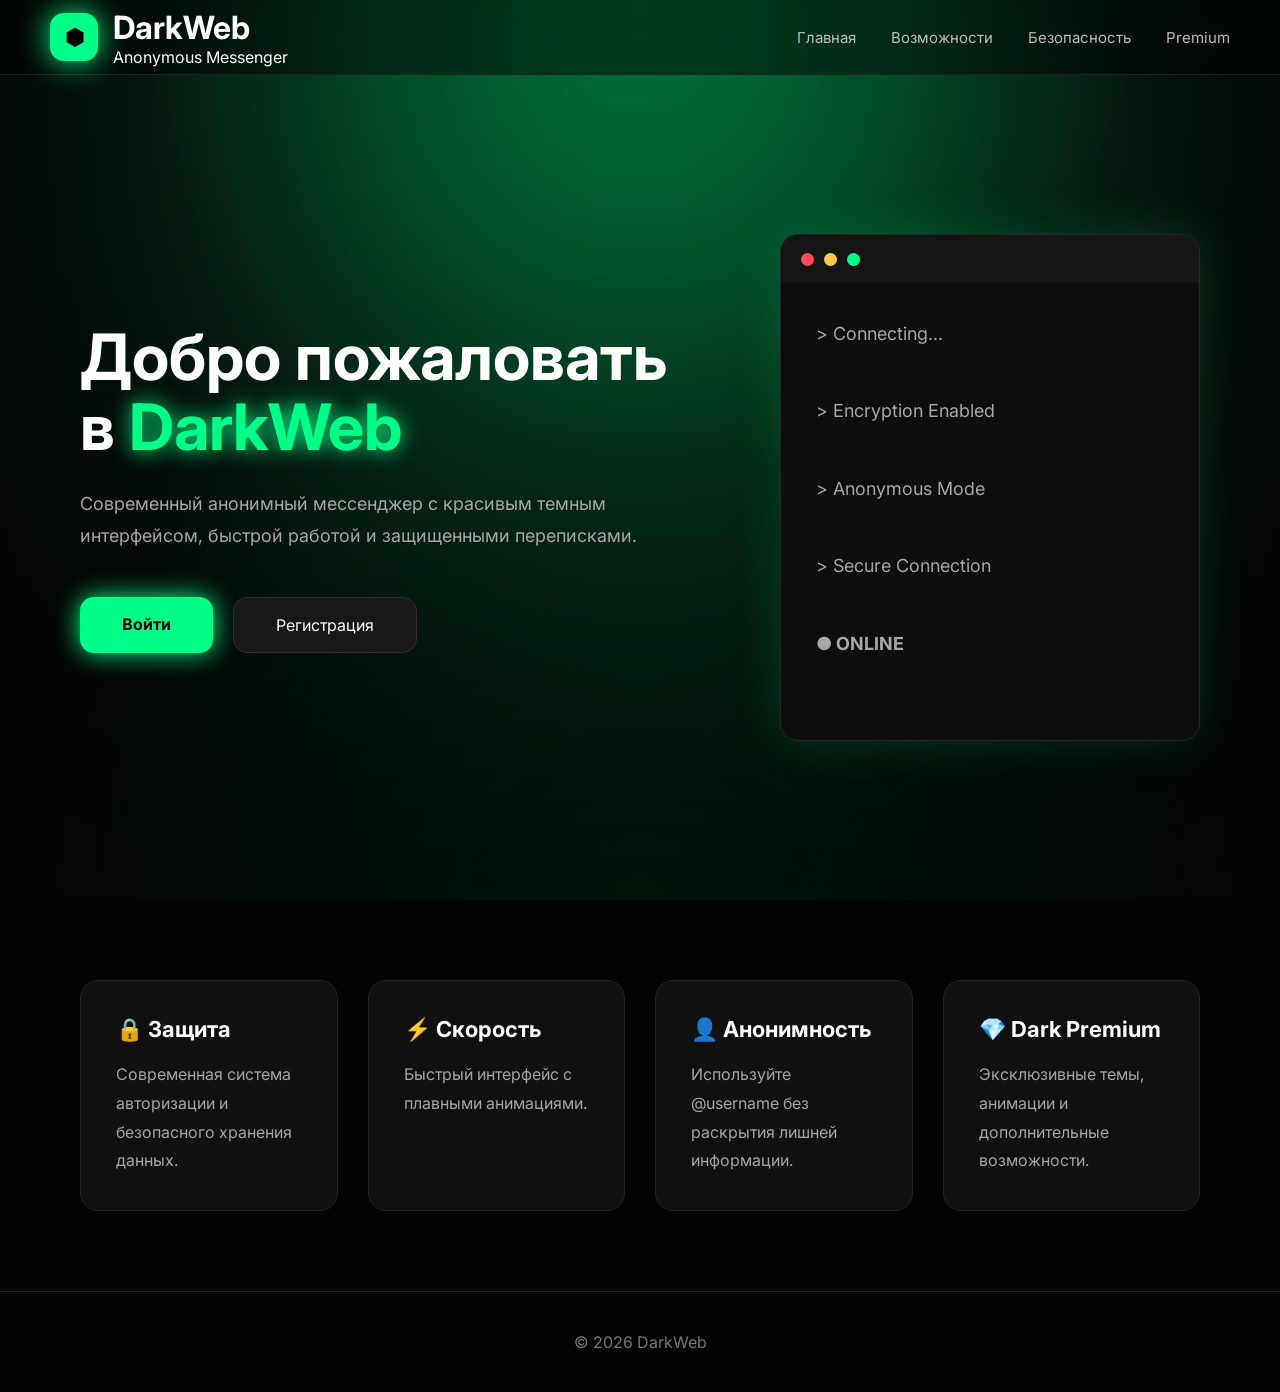
<file: index.html>
<!DOCTYPE html>
<html lang="ru">
<head>
<meta charset="UTF-8">
<meta name="viewport" content="width=device-width, initial-scale=1.0">

<title>DarkWeb</title>

<link rel="stylesheet" href="style.css">

<link href="https://fonts.googleapis.com/css2?family=Inter:wght@300;400;500;600;700;800&display=swap" rel="stylesheet">
</head>

<body>

<div class="background"></div>

<header>

<div class="logo">

<div class="logo-icon">⬢</div>

<div>

<h1>DarkWeb</h1>

<p>Anonymous Messenger</p>

</div>

</div>

<nav>

<a href="#">Главная</a>

<a href="#">Возможности</a>

<a href="#">Безопасность</a>

<a href="#">Premium</a>

</nav>

</header>

<section class="hero">

<div class="hero-text">

<h2>
Добро пожаловать в <span>DarkWeb</span>
</h2>

<p>

Современный анонимный мессенджер с красивым темным интерфейсом,
быстрой работой и защищенными переписками.

</p>

<div class="buttons">

<a href="login.html" class="btn-green">
Войти
</a>

<a href="register.html" class="btn-dark">
Регистрация
</a>

</div>

</div>

<div class="hero-card">

<div class="terminal">

<div class="terminal-top">

<span class="red"></span>

<span class="yellow"></span>

<span class="green"></span>

</div>

<div class="terminal-body">

<p>> Connecting...</p>

<p>> Encryption Enabled</p>

<p>> Anonymous Mode</p>

<p>> Secure Connection</p>

<p class="online">● ONLINE</p>

</div>

</div>

</div>

</section>

<section class="features">

<div class="feature">

<h3>🔒 Защита</h3>

<p>Современная система авторизации и безопасного хранения данных.</p>

</div>

<div class="feature">

<h3>⚡ Скорость</h3>

<p>Быстрый интерфейс с плавными анимациями.</p>

</div>

<div class="feature">

<h3>👤 Анонимность</h3>

<p>Используйте @username без раскрытия лишней информации.</p>

</div>

<div class="feature">

<h3>💎 Dark Premium</h3>

<p>Эксклюзивные темы, анимации и дополнительные возможности.</p>

</div>

</section>

<footer>

<p>

© 2026 DarkWeb

</p>

</footer>

<script src="app.js"></script>

</body>
</html>
</file>
<file: style.css>
/* ===========================
   DARKWEB v1.0
=========================== */

:root{
    --bg:#050505;
    --panel:#101010;
    --card:#171717;
    --border:#262626;

    --green:#00ff88;
    --green2:#00d970;

    --white:#ffffff;
    --gray:#9b9b9b;

    --radius:18px;
    --transition:.25s;
}

*{
    margin:0;
    padding:0;
    box-sizing:border-box;
    font-family:Inter,sans-serif;
}

body{

    background:var(--bg);

    color:white;

    overflow-x:hidden;

    min-height:100vh;

}
.background{

position:fixed;

inset:0;

background:
radial-gradient(circle at top,#003d20 0%,transparent 45%),
radial-gradient(circle at bottom,#00140b 0%,transparent 55%),
#050505;

z-index:-2;

}
.background::before{

content:"";

position:absolute;

width:700px;

height:700px;

left:50%;

top:-250px;

transform:translateX(-50%);

background:#00ff8850;

filter:blur(180px);

animation:glow 7s infinite alternate;

}
@keyframes glow{

0%{

opacity:.4;
transform:translateX(-50%) scale(1);

}

100%{

opacity:1;

transform:translateX(-50%) scale(1.3);

}

}
header{

height:75px;

padding:0 50px;

display:flex;

align-items:center;

justify-content:space-between;

border-bottom:1px solid #202020;

backdrop-filter:blur(12px);

background:rgba(0,0,0,.45);

position:sticky;

top:0;

z-index:50;

}
.logo{

display:flex;

align-items:center;

gap:15px;

}

.logo-icon{

width:48px;

height:48px;

border-radius:14px;

background:#00ff88;

display:flex;

align-items:center;

justify-content:center;

font-size:22px;

font-weight:bold;

color:black;

box-shadow:0 0 30px #00ff88;

}
/* ===========================
   НАВИГАЦИЯ
=========================== */

nav{
    display:flex;
    align-items:center;
    gap:35px;
}

nav a{
    text-decoration:none;
    color:#bdbdbd;
    font-size:15px;
    transition:.3s;
    position:relative;
}

nav a:hover{
    color:#00ff88;
}

nav a::after{
    content:"";
    position:absolute;
    left:0;
    bottom:-8px;
    width:0%;
    height:2px;
    background:#00ff88;
    transition:.3s;
}

nav a:hover::after{
    width:100%;
}

/* ===========================
   HERO
=========================== */

.hero{

    width:100%;

    min-height:calc(100vh - 75px);

    display:flex;

    justify-content:space-between;

    align-items:center;

    padding:80px;

    gap:80px;

}

.hero-text{

    max-width:620px;

}

.hero h2{

    font-size:64px;

    line-height:1.1;

    margin-bottom:25px;

}

.hero span{

    color:#00ff88;

    text-shadow:0 0 20px #00ff88;

}

.hero p{

    color:#a7a7a7;

    line-height:1.8;

    font-size:18px;

    margin-bottom:45px;

}
.buttons{

display:flex;

gap:20px;

}

.btn-green{

padding:17px 42px;

border-radius:14px;

background:#00ff88;

color:black;

font-weight:700;

text-decoration:none;

transition:.3s;

box-shadow:0 0 25px #00ff88;

}

.btn-green:hover{

transform:translateY(-4px);

box-shadow:0 0 45px #00ff88;

}

.btn-dark{

padding:17px 42px;

border-radius:14px;

background:#171717;

border:1px solid #2d2d2d;

color:white;

text-decoration:none;

transition:.3s;

}

.btn-dark:hover{

border-color:#00ff88;

color:#00ff88;

}
.hero-card{

width:520px;

}

.terminal{

background:#0d0d0d;

border-radius:18px;

border:1px solid #252525;

overflow:hidden;

box-shadow:0 0 50px rgba(0,255,136,.15);

}

.terminal-top{

height:48px;

background:#151515;

display:flex;

align-items:center;

padding:0 20px;

gap:10px;

}

.red,
.yellow,
.green{

width:13px;

height:13px;

border-radius:50%;

}

.red{

background:#ff4b55;

}

.yellow{

background:#ffc94d;

}

.green{

background:#00ff88;

}
.terminal-body{

padding:35px;

font-family:monospace;

line-height:2.2;

font-size:17px;

}

.online{

color:#00ff88;

font-weight:bold;

animation:blink 1.2s infinite;

}

@keyframes blink{

50%{

opacity:.4;

}

}
.features{

display:grid;

grid-template-columns:repeat(auto-fit,minmax(250px,1fr));

gap:30px;

padding:80px;

}

.feature{

background:#101010;

border:1px solid #232323;

padding:35px;

border-radius:18px;

transition:.35s;

}

.feature:hover{

transform:translateY(-10px);

border-color:#00ff88;

box-shadow:0 0 35px rgba(0,255,136,.25);

}

.feature h3{

margin-bottom:18px;

font-size:22px;

}

.feature p{

color:#a5a5a5;

line-height:1.8;

}
footer{

padding:40px;

text-align:center;

border-top:1px solid #202020;

color:#777;

}
@media(max-width:900px){

header{

padding:20px;

flex-direction:column;

height:auto;

gap:20px;

}

nav{

gap:18px;

flex-wrap:wrap;

justify-content:center;

}

.hero{

padding:40px 20px;

flex-direction:column;

text-align:center;

}

.hero h2{

font-size:42px;

}

.hero-card{

width:100%;

}

.buttons{

justify-content:center;

flex-wrap:wrap;

}

.features{

padding:40px 20px;

}

}
/* ===========================
LOGIN
=========================== */

.login-page{

min-height:100vh;

display:flex;

justify-content:center;

align-items:center;

padding:30px;

}

.login-box{

width:420px;

background:#101010;

border:1px solid #232323;

border-radius:24px;

padding:40px;

box-shadow:0 0 40px rgba(0,255,136,.15);

backdrop-filter:blur(15px);

}

.login-logo{

text-align:center;

margin-bottom:35px;

}

.login-logo h1{

margin-top:15px;

font-size:34px;

}

.login-logo p{

color:#888;

margin-top:8px;

}

#loginForm{

display:flex;

flex-direction:column;

gap:18px;

}

#loginForm input{

background:#181818;

border:1px solid #303030;

color:white;

padding:16px;

border-radius:14px;

font-size:16px;

outline:none;

transition:.3s;

}

#loginForm input:focus{

border-color:#00ff88;

box-shadow:0 0 15px rgba(0,255,136,.4);

}

#loginForm button{

background:#00ff88;

border:none;

padding:16px;

border-radius:14px;

font-size:16px;

font-weight:700;

cursor:pointer;

transition:.3s;

}

#loginForm button:hover{

transform:translateY(-3px);

box-shadow:0 0 25px #00ff88;

}

.login-links{

margin-top:25px;

display:flex;

justify-content:space-between;

}

.login-links a{

color:#999;

text-decoration:none;

transition:.3s;

}

.login-links a:hover{

color:#00ff88;

}
#username{

background:#181818;

border:1px solid #303030;

color:white;

padding:16px;

border-radius:14px;

font-size:16px;

outline:none;

transition:.3s;

}


#username:focus{

border-color:#00ff88;

box-shadow:0 0 15px rgba(0,255,136,.4);

}
/* ===========================
MESSENGER
=========================== */


.messenger{

display:flex;

height:100vh;

}



.sidebar{

width:320px;

background:#0c0c0c;

border-right:1px solid #222;

padding:25px;

display:flex;

flex-direction:column;

}



.side-logo{

display:flex;

align-items:center;

gap:15px;

margin-bottom:35px;

}



.search input{

width:100%;

background:#171717;

border:1px solid #292929;

padding:14px;

border-radius:14px;

color:white;

outline:none;

}



.menu{

margin-top:30px;

display:flex;

flex-direction:column;

gap:10px;

}



.menu-item{

padding:15px;

border-radius:14px;

color:#aaa;

cursor:pointer;

transition:.3s;

}



.menu-item:hover,
.menu-item.active{

background:#00ff8820;

color:#00ff88;

}



.profile-mini{

margin-top:auto;

display:flex;

align-items:center;

gap:15px;

padding:15px;

background:#151515;

border-radius:15px;

}



.avatar{

width:45px;

height:45px;

border-radius:50%;

background:#00ff88;

display:flex;

align-items:center;

justify-content:center;

color:black;

}



.profile-mini span{

color:#00ff88;

font-size:13px;

}





.chat{

flex:1;

display:flex;

flex-direction:column;

}



.chat-header{

height:80px;

padding:20px 30px;

border-bottom:1px solid #222;

display:flex;

justify-content:space-between;

align-items:center;

}



.chat-header p{

color:#888;

}



.chat-header button{

background:#ff3655;

border:none;

color:white;

padding:10px 20px;

border-radius:12px;

cursor:pointer;

}



.messages{

flex:1;

display:flex;

justify-content:center;

align-items:center;

}



.welcome{

text-align:center;

color:#888;

}



.message-box{

padding:20px;

display:flex;

gap:15px;

}



.message-box input{

flex:1;

background:#151515;

border:1px solid #292929;

padding:16px;

border-radius:15px;

color:white;

}



.message-box button{

width:55px;

border:none;

border-radius:15px;

background:#00ff88;

font-size:22px;

}
.message{

background:#101010;

border:1px solid #222;

padding:15px 20px;

border-radius:18px;

margin:10px;

max-width:400px;

color:white;

box-shadow:0 0 15px rgba(0,255,136,.1);

}
/* ===========================
PROFILE
=========================== */


.profile-page{

min-height:100vh;

display:flex;

justify-content:center;

align-items:center;

padding:30px;

}


.profile-card{

width:430px;

background:#101010;

border:1px solid #252525;

border-radius:25px;

padding:40px;

text-align:center;

box-shadow:0 0 40px rgba(0,255,136,.15);

}



.avatar-big{

width:120px;

height:120px;

margin:auto;

border-radius:50%;

background:#00ff88;

display:flex;

align-items:center;

justify-content:center;

font-size:50px;

color:black;

box-shadow:0 0 35px #00ff88;

}


.status{

display:block;

color:#00ff88;

margin:15px;

}



.profile-card input{

width:100%;

padding:15px;

background:#181818;

border:1px solid #333;

border-radius:14px;

color:white;

margin:20px 0;

}



.profile-card button{

background:#00ff88;

border:none;

padding:15px 30px;

border-radius:14px;

font-weight:bold;

cursor:pointer;

}



.premium{

margin-top:35px;

padding:25px;

background:#151515;

border-radius:18px;

border:1px solid #333;

}


.premium h2{

color:#00ff88;

}
/* ===========================
CONTACTS
=========================== */


.contacts-page{

min-height:100vh;

display:flex;

justify-content:center;

align-items:center;

padding:30px;

}



.contacts-card{

width:450px;

background:#101010;

border:1px solid #252525;

border-radius:25px;

padding:35px;

}



.contacts-card h1{

margin-bottom:25px;

}



.contacts-card input{

width:100%;

padding:15px;

background:#181818;

border:1px solid #333;

border-radius:14px;

color:white;

margin-bottom:15px;

}



.contacts-card button{

width:100%;

padding:15px;

background:#00ff88;

border:none;

border-radius:14px;

font-weight:bold;

}



.user-result{

margin-top:20px;

padding:20px;

background:#171717;

border-radius:15px;

border:1px solid #333;

}



.user-result span{

color:#00ff88;

}
/* ===========================
PRIVATE CHAT
=========================== */


.chat-window{

height:100vh;

display:flex;

flex-direction:column;

}



.chat-top{

height:80px;

display:flex;

justify-content:space-between;

align-items:center;

padding:20px 30px;

border-bottom:1px solid #222;

}



.chat-top a{

color:#00ff88;

text-decoration:none;

}



.chat-messages{

flex:1;

padding:30px;

overflow-y:auto;

}



.chat-message{

background:#151515;

border:1px solid #333;

padding:14px;

border-radius:16px;

margin-bottom:12px;

max-width:70%;

}



.my-message{

margin-left:auto;

background:#00ff8820;

border-color:#00ff88;

}
/* ===========================
 MINI PROFILE
=========================== */


.mini-avatar{

width:45px;

height:45px;

border-radius:50%;

object-fit:cover;

background:#00ff88;

}


#userName{

font-weight:600;

}


#userStatus{

font-size:13px;

color:#00ff88;

}
/* ===========================
   CHAT LIST
=========================== */


.chats-page{

min-height:100vh;

display:flex;

justify-content:center;

padding:40px;

}



.chats-box{

width:500px;

background:#101010;

border:1px solid #252525;

border-radius:25px;

padding:30px;

}



.chat-item{

display:flex;

align-items:center;

gap:15px;

padding:18px;

margin-top:15px;

background:#171717;

border-radius:18px;

cursor:pointer;

transition:.3s;

}



.chat-item:hover{

border:1px solid #00ff88;

transform:translateY(-3px);

}



.chat-avatar{

width:55px;

height:55px;

border-radius:50%;

object-fit:cover;

background:#00ff88;

}



.chat-info h3{

margin:0;

}



.chat-info p{

color:#888;

font-size:14px;

margin-top:5px;

}
/* ===========================
TELEGRAM STYLE CHAT
=========================== */


.chat-message{

padding:12px 16px;

border-radius:18px;

margin:10px;

max-width:70%;

word-wrap:break-word;

}



.my-message{

margin-left:auto;

background:#00ff88;

color:black;

}



.other-message{

margin-right:auto;

background:#191919;

color:white;

border:1px solid #333;

}



.message-time{

display:block;

font-size:11px;

opacity:.6;

margin-top:5px;

text-align:right;

}
</file>
